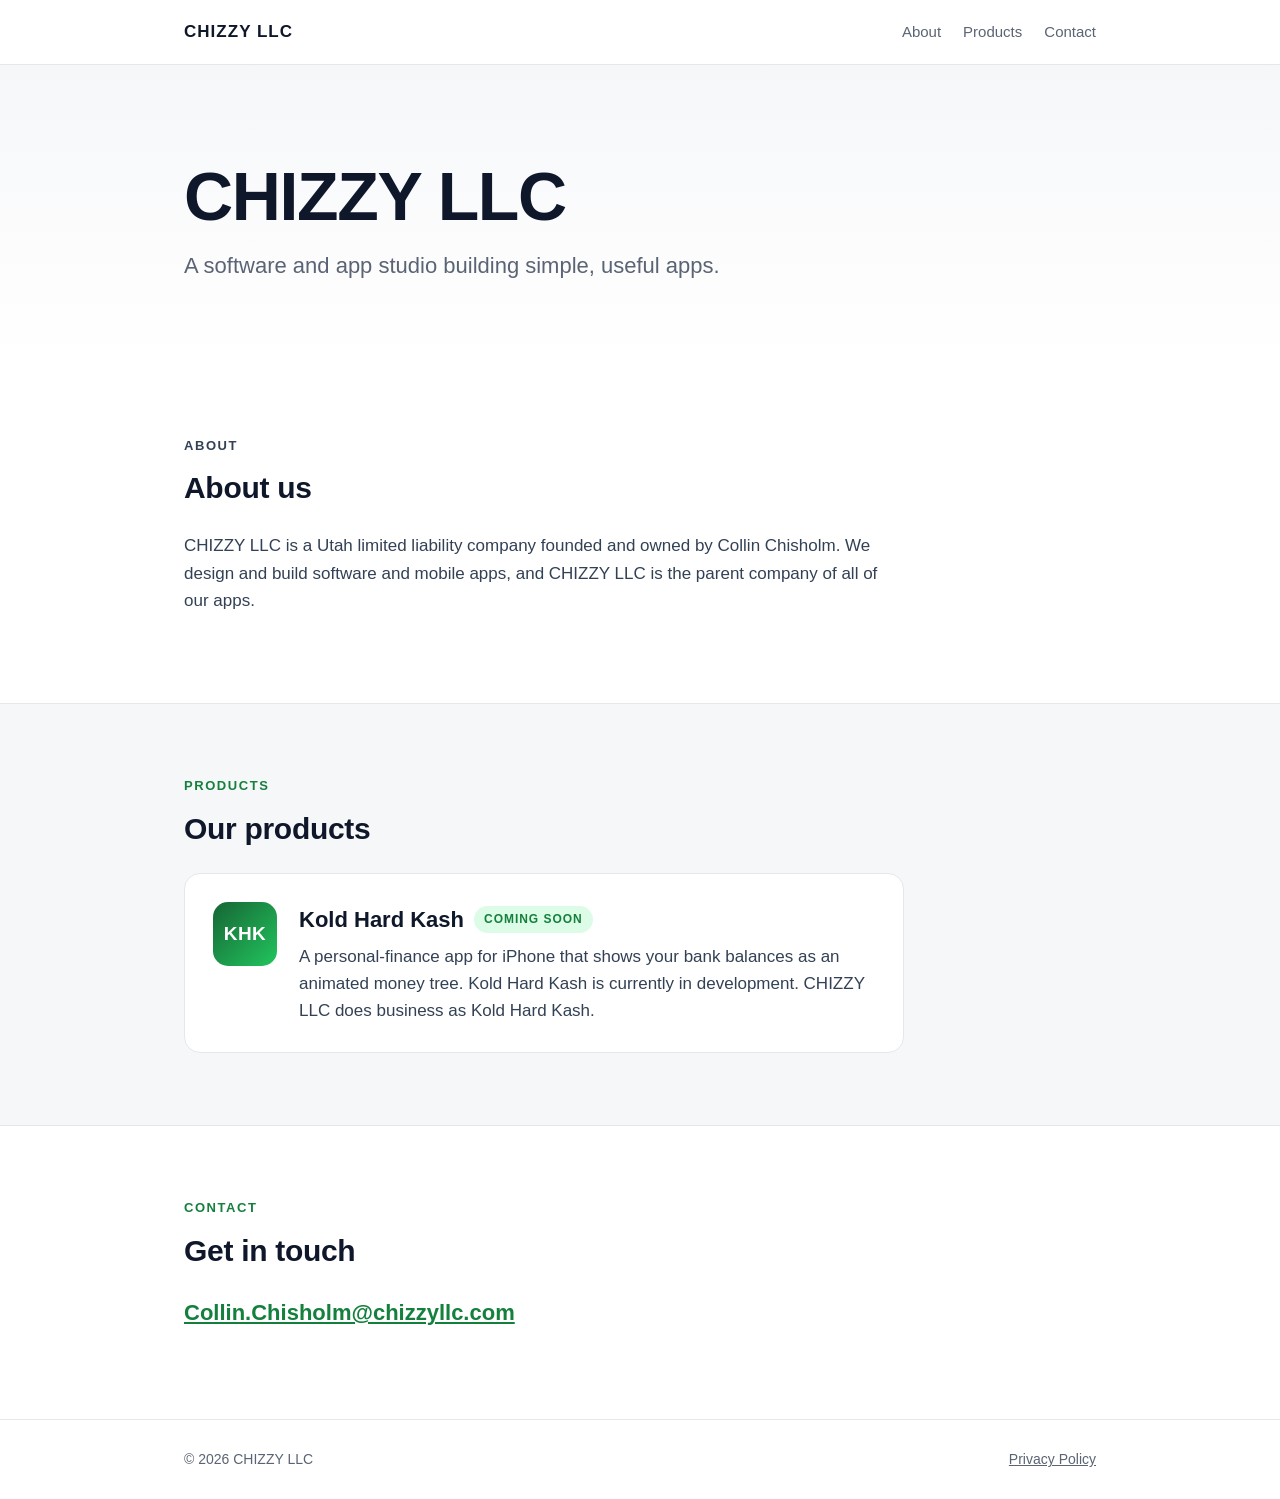
<file: index.html>
<!doctype html>
<html lang="en">
<head>
<meta charset="utf-8">
<meta name="viewport" content="width=device-width, initial-scale=1">
<title>CHIZZY LLC: Software and app studio</title>
<meta name="description" content="CHIZZY LLC is a Utah software and app studio and the parent company of Kold Hard Kash.">
<link rel="canonical" href="https://chizzyllc.com/">
<link rel="stylesheet" href="styles.css">
</head>
<body>
<header><div class="wrap">
  <a class="brand" href="./">CHIZZY LLC</a>
  <nav aria-label="Main"><a href="#about">About</a><a href="#products">Products</a><a href="#contact">Contact</a></nav>
</div></header>
<main>
  <section class="hero"><div class="wrap">
    <h1>CHIZZY LLC</h1>
    <p>A software and app studio building simple, useful apps.</p>
  </div></section>

  <section id="about" class="about"><div class="wrap">
    <p class="kicker">About</p>
    <h2>About us</h2>
    <p>CHIZZY LLC is a Utah limited liability company founded and owned by Collin Chisholm. We design and build software and mobile apps, and CHIZZY LLC is the parent company of all of our apps.</p>
  </div></section>

  <section id="products" class="alt"><div class="wrap">
    <p class="kicker">Products</p>
    <h2>Our products</h2>
    <article class="card">
      <div class="icon" aria-hidden="true">KHK</div>
      <div>
        <h3>Kold Hard Kash <span class="badge">Coming soon</span></h3>
        <p>A personal-finance app for iPhone that shows your bank balances as an animated money tree. Kold Hard Kash is currently in development. CHIZZY LLC does business as Kold Hard Kash.</p>
      </div>
    </article>
  </div></section>

  <section id="contact" class="contact"><div class="wrap">
    <p class="kicker">Contact</p>
    <h2>Get in touch</h2>
    <p><a class="mail" href="mailto:Collin.Chisholm@chizzyllc.com">Collin.Chisholm@chizzyllc.com</a></p>
  </div></section>
</main>
<footer><div class="wrap">
  <span>© 2026 CHIZZY LLC</span>
  <a href="privacy.html">Privacy Policy</a>
</div></footer>
</body>
</html>
</file>
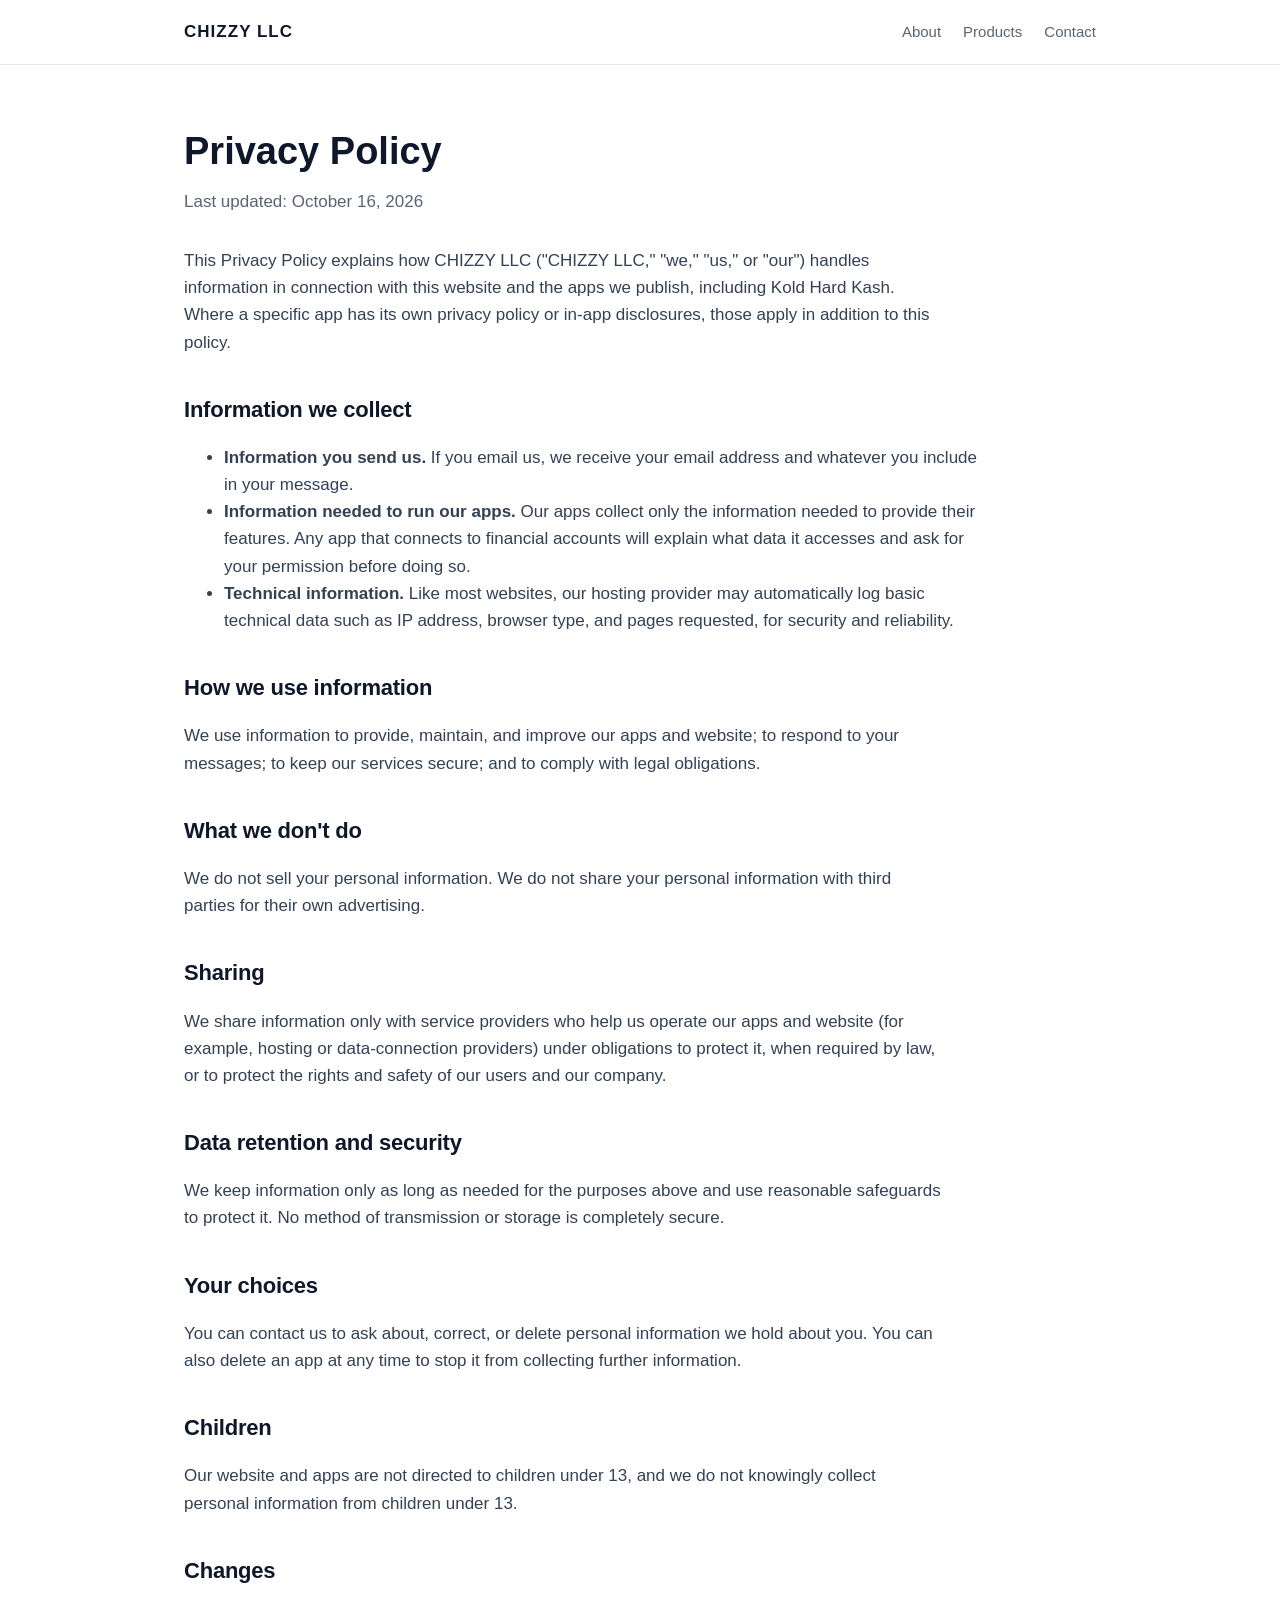
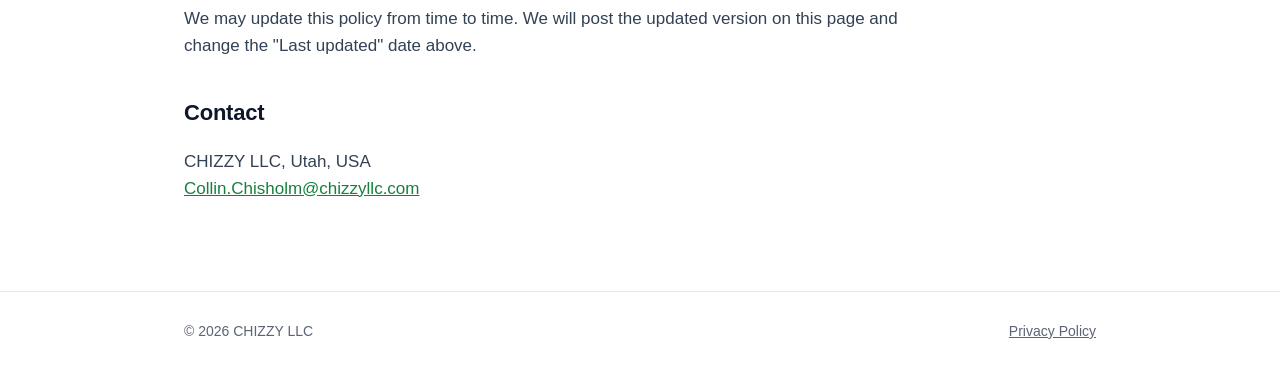
<file: privacy.html>
<!doctype html>
<html lang="en">
<head>
<meta charset="utf-8">
<meta name="viewport" content="width=device-width, initial-scale=1">
<title>Privacy Policy: CHIZZY LLC</title>
<meta name="description" content="Privacy Policy for CHIZZY LLC and its apps.">
<link rel="canonical" href="https://chizzyllc.com/privacy.html">
<link rel="stylesheet" href="styles.css">
</head>
<body>
<header><div class="wrap">
  <a class="brand" href="./">CHIZZY LLC</a>
  <nav aria-label="Main"><a href="./#about">About</a><a href="./#products">Products</a><a href="./#contact">Contact</a></nav>
</div></header>
<main class="doc"><div class="wrap">
  <h1>Privacy Policy</h1>
  <p class="updated">Last updated: October 16, 2026</p>

  <p>This Privacy Policy explains how CHIZZY LLC ("CHIZZY LLC," "we," "us," or "our") handles information in connection with this website and the apps we publish, including Kold Hard Kash. Where a specific app has its own privacy policy or in-app disclosures, those apply in addition to this policy.</p>

  <h2>Information we collect</h2>
  <ul>
    <li><strong>Information you send us.</strong> If you email us, we receive your email address and whatever you include in your message.</li>
    <li><strong>Information needed to run our apps.</strong> Our apps collect only the information needed to provide their features. Any app that connects to financial accounts will explain what data it accesses and ask for your permission before doing so.</li>
    <li><strong>Technical information.</strong> Like most websites, our hosting provider may automatically log basic technical data such as IP address, browser type, and pages requested, for security and reliability.</li>
  </ul>

  <h2>How we use information</h2>
  <p>We use information to provide, maintain, and improve our apps and website; to respond to your messages; to keep our services secure; and to comply with legal obligations.</p>

  <h2>What we don't do</h2>
  <p>We do not sell your personal information. We do not share your personal information with third parties for their own advertising.</p>

  <h2>Sharing</h2>
  <p>We share information only with service providers who help us operate our apps and website (for example, hosting or data-connection providers) under obligations to protect it, when required by law, or to protect the rights and safety of our users and our company.</p>

  <h2>Data retention and security</h2>
  <p>We keep information only as long as needed for the purposes above and use reasonable safeguards to protect it. No method of transmission or storage is completely secure.</p>

  <h2>Your choices</h2>
  <p>You can contact us to ask about, correct, or delete personal information we hold about you. You can also delete an app at any time to stop it from collecting further information.</p>

  <h2>Children</h2>
  <p>Our website and apps are not directed to children under 13, and we do not knowingly collect personal information from children under 13.</p>

  <h2>Changes</h2>
  <p>We may update this policy from time to time. We will post the updated version on this page and change the "Last updated" date above.</p>

  <h2>Contact</h2>
  <p>CHIZZY LLC, Utah, USA<br><a href="mailto:Collin.Chisholm@chizzyllc.com">Collin.Chisholm@chizzyllc.com</a></p>
</div></main>
<footer><div class="wrap">
  <span>© 2026 CHIZZY LLC</span>
  <a href="privacy.html">Privacy Policy</a>
</div></footer>
</body>
</html>
</file>
<file: styles.css>
:root{--bg:#ffffff;--fg:#0f172a;--muted:#5b6474;--line:#e5e7eb;--soft:#f6f7f9;--accent:#15803d;--accent-soft:#dcfce7;--max:960px}
*{box-sizing:border-box}
html{-webkit-text-size-adjust:100%}
body{margin:0;font-family:-apple-system,BlinkMacSystemFont,"Segoe UI",Roboto,"Helvetica Neue",Arial,sans-serif;color:var(--fg);background:var(--bg);line-height:1.6;font-size:17px}
a{color:var(--accent)}
.wrap{max-width:var(--max);margin:0 auto;padding:0 24px}
header{border-bottom:1px solid var(--line)}
header .wrap{display:flex;align-items:center;justify-content:space-between;height:64px}
.brand{font-weight:800;letter-spacing:.06em;color:var(--fg);text-decoration:none}
nav a{color:var(--muted);text-decoration:none;margin-left:22px;font-size:15px}
nav a:hover{color:var(--fg)}
.hero{padding:96px 0 80px;background:linear-gradient(180deg,var(--soft),#fff)}
.hero h1{font-size:clamp(40px,7vw,68px);line-height:1.05;margin:0 0 16px;letter-spacing:-.02em;font-weight:800}
.hero p{font-size:clamp(18px,2.4vw,22px);color:var(--muted);margin:0;max-width:640px}
section{padding:72px 0}
.kicker{text-transform:uppercase;letter-spacing:.12em;font-size:13px;font-weight:700;color:var(--accent);margin:0 0 8px}
h2{font-size:30px;margin:0 0 20px;letter-spacing:-.01em}
.about p{max-width:720px;color:#334155}
.alt{background:var(--soft);border-top:1px solid var(--line);border-bottom:1px solid var(--line)}
.card{background:#fff;border:1px solid var(--line);border-radius:16px;padding:28px;display:flex;gap:22px;align-items:flex-start;max-width:720px}
.icon{flex:0 0 64px;width:64px;height:64px;border-radius:15px;background:linear-gradient(135deg,#166534,#22c55e);display:grid;place-items:center;color:#fff;font-weight:800;font-size:19px;letter-spacing:.02em}
.card h3{margin:0 0 6px;font-size:22px;display:flex;flex-wrap:wrap;align-items:center;gap:10px}
.badge{font-size:12px;font-weight:700;text-transform:uppercase;letter-spacing:.08em;background:var(--accent-soft);color:var(--accent);padding:4px 10px;border-radius:999px}
.card p{margin:0;color:#334155}
.contact a.mail{font-size:22px;font-weight:600;word-break:break-all}
footer{border-top:1px solid var(--line);padding:28px 0;color:var(--muted);font-size:14px}
footer .wrap{display:flex;justify-content:space-between;flex-wrap:wrap;gap:12px}
footer a{color:var(--muted)}
.doc{padding:56px 0 72px}
.doc h1{font-size:38px;margin:0 0 6px}
.doc .updated{color:var(--muted);margin:0 0 32px}
.doc h2{font-size:22px;margin:36px 0 10px}
.doc p,.doc li{color:#334155;max-width:760px}
@media (max-width:600px){nav a{margin-left:14px}.hero{padding:64px 0 56px}section{padding:56px 0}.card{flex-direction:column}}
</file>
